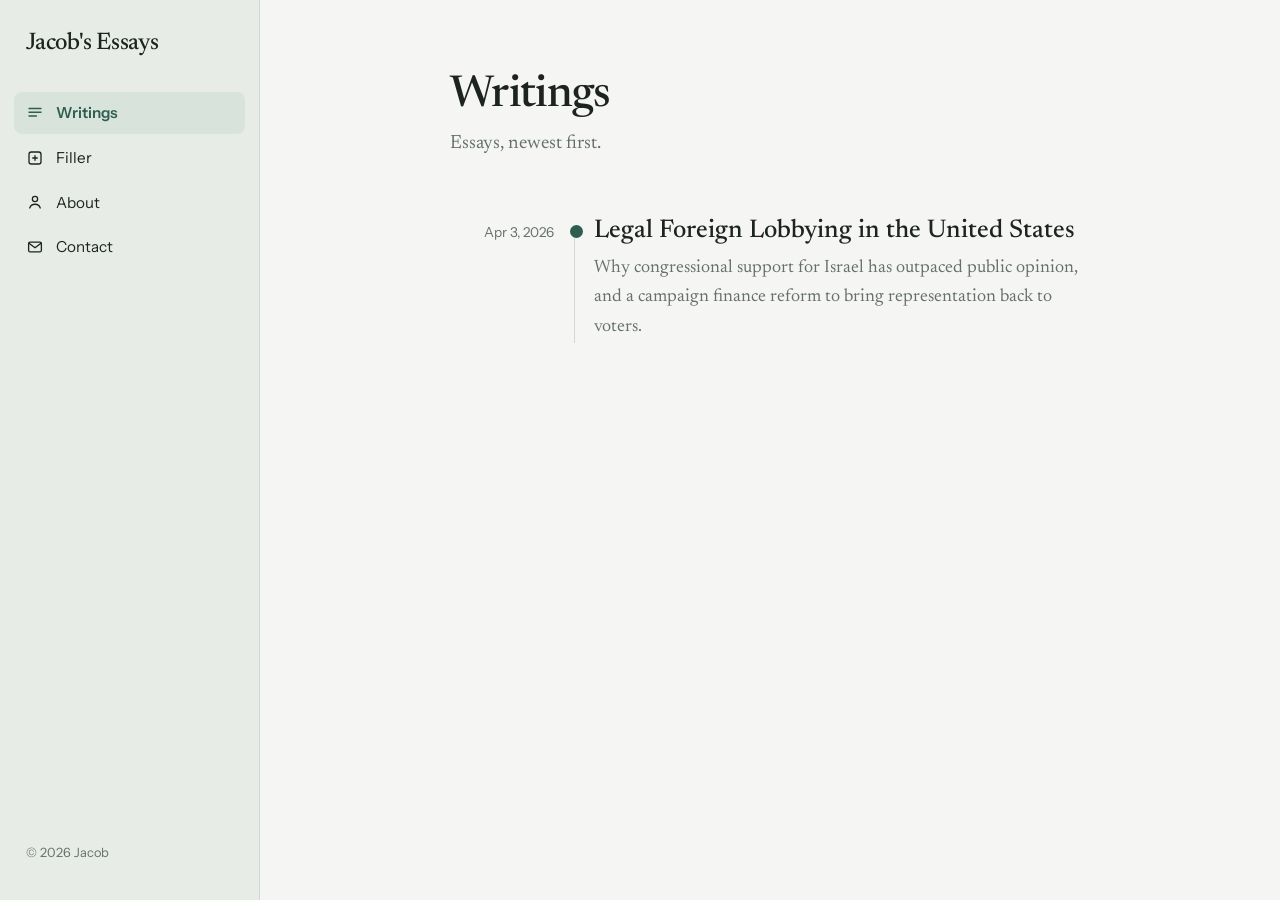
<file: index.html>
<!DOCTYPE html>
<html lang="en">
<head>
  <meta charset="UTF-8">
  <meta name="viewport" content="width=device-width, initial-scale=1">
  <title>Writings | Jacob's Essays</title>
  <link rel="preconnect" href="https://fonts.googleapis.com">
  <link rel="preconnect" href="https://fonts.gstatic.com" crossorigin>
  <link href="https://fonts.googleapis.com/css2?family=Instrument+Sans:wght@400;500;600&family=Newsreader:opsz,wght@6..72,400;6..72,500&display=swap" rel="stylesheet">
  <link rel="stylesheet" href="style.css">
</head>
<body>

  <!-- ===== SIDEBAR (same on every page; only the "active" link changes) ===== -->
  <nav class="sidebar">
    <a class="site-name" href="index.html">Jacob's Essays</a>
    <div class="nav">
      <a href="index.html" class="active">
        <svg viewBox="0 0 24 24" fill="none" stroke="currentColor" stroke-width="1.75" stroke-linecap="round"><path d="M4 6h16M4 11h16M4 16h10"/></svg>
        Writings
      </a>
      <a href="filler.html">
        <svg viewBox="0 0 24 24" fill="none" stroke="currentColor" stroke-width="1.75" stroke-linecap="round" stroke-linejoin="round"><rect x="4" y="4" width="16" height="16" rx="3"/><path d="M12 9v6M9 12h6"/></svg>
        Filler
      </a>
      <a href="about.html">
        <svg viewBox="0 0 24 24" fill="none" stroke="currentColor" stroke-width="1.75" stroke-linecap="round"><circle cx="12" cy="8" r="3.5"/><path d="M5 20c1.2-3.5 4-5 7-5s5.8 1.5 7 5"/></svg>
        About
      </a>
      <a href="contact.html">
        <svg viewBox="0 0 24 24" fill="none" stroke="currentColor" stroke-width="1.75" stroke-linecap="round" stroke-linejoin="round"><rect x="3.5" y="5.5" width="17" height="13" rx="2"/><path d="M4 7l8 6 8-6"/></svg>
        Contact
      </a>
    </div>
    <p class="sidebar-footer">© 2026 Jacob</p>
  </nav>

  <!-- ===== MAIN CONTENT ===== -->
  <main class="content">
    <div class="content-inner">

      <h1 class="page-title">Writings</h1>
      <p class="lede">Essays, newest first.</p>

      <ol class="feed">

        <!-- To add a new essay: copy one <li> block below,
             paste it at the TOP of this list, and edit it. -->

        <li class="entry">
          <time datetime="2026-04-03">Apr 3, 2026</time>
          <div>
            <h2><a href="essays/legal-foreign-lobbying.html">Legal Foreign Lobbying in the United States</a></h2>
            <p>Why congressional support for Israel has outpaced public opinion, and a campaign finance reform to bring representation back to voters.</p>
          </div>
        </li>

      </ol>

    </div>
  </main>

</body>
</html>
</file>
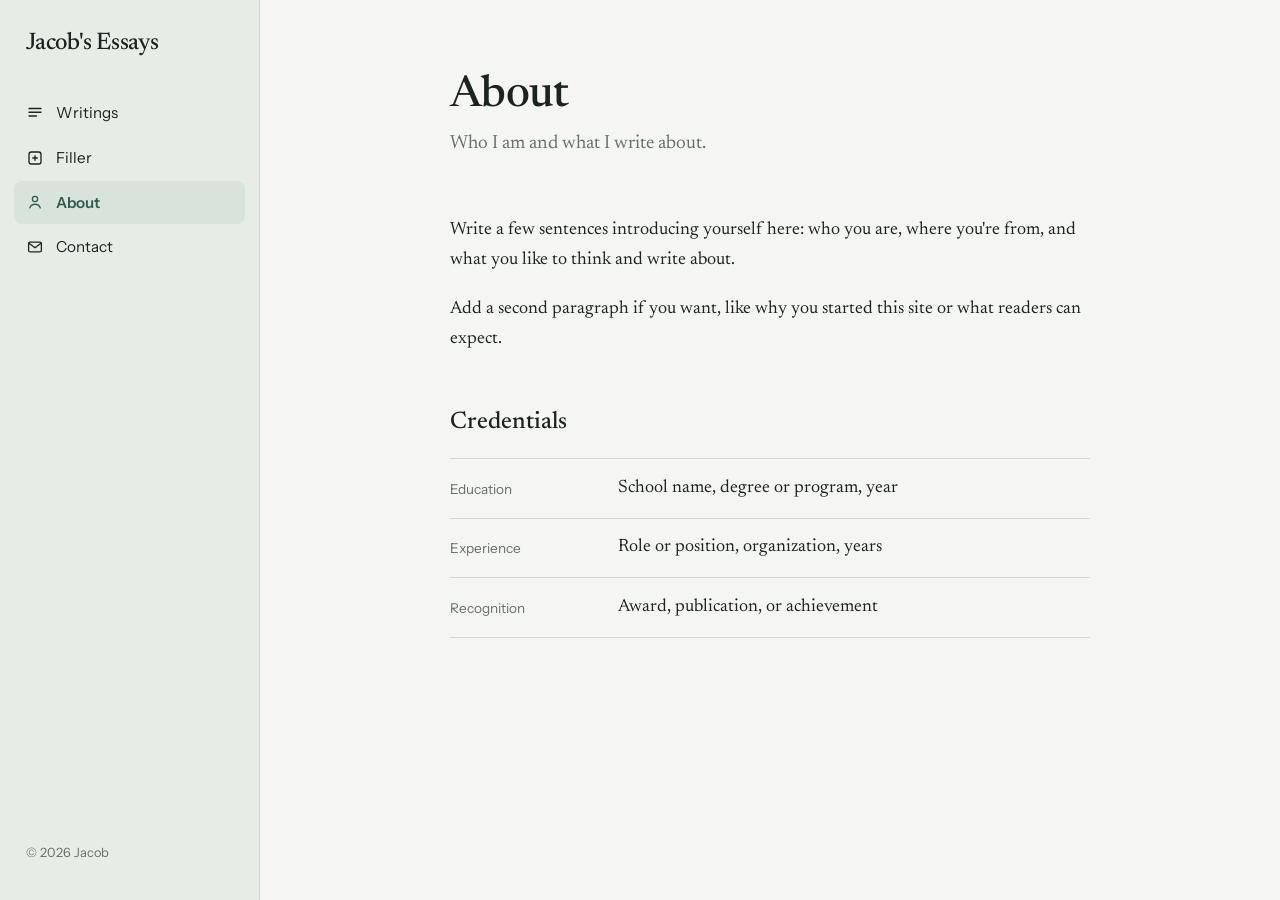
<file: about.html>
<!DOCTYPE html>
<html lang="en">
<head>
  <meta charset="UTF-8">
  <meta name="viewport" content="width=device-width, initial-scale=1">
  <title>About | Jacob's Essays</title>
  <link rel="preconnect" href="https://fonts.googleapis.com">
  <link rel="preconnect" href="https://fonts.gstatic.com" crossorigin>
  <link href="https://fonts.googleapis.com/css2?family=Instrument+Sans:wght@400;500;600&family=Newsreader:opsz,wght@6..72,400;6..72,500&display=swap" rel="stylesheet">
  <link rel="stylesheet" href="style.css">
</head>
<body>

  <!-- ===== SIDEBAR (same on every page; only the "active" link changes) ===== -->
  <nav class="sidebar">
    <a class="site-name" href="index.html">Jacob's Essays</a>
    <div class="nav">
      <a href="index.html">
        <svg viewBox="0 0 24 24" fill="none" stroke="currentColor" stroke-width="1.75" stroke-linecap="round"><path d="M4 6h16M4 11h16M4 16h10"/></svg>
        Writings
      </a>
      <a href="filler.html">
        <svg viewBox="0 0 24 24" fill="none" stroke="currentColor" stroke-width="1.75" stroke-linecap="round" stroke-linejoin="round"><rect x="4" y="4" width="16" height="16" rx="3"/><path d="M12 9v6M9 12h6"/></svg>
        Filler
      </a>
      <a href="about.html" class="active">
        <svg viewBox="0 0 24 24" fill="none" stroke="currentColor" stroke-width="1.75" stroke-linecap="round"><circle cx="12" cy="8" r="3.5"/><path d="M5 20c1.2-3.5 4-5 7-5s5.8 1.5 7 5"/></svg>
        About
      </a>
      <a href="contact.html">
        <svg viewBox="0 0 24 24" fill="none" stroke="currentColor" stroke-width="1.75" stroke-linecap="round" stroke-linejoin="round"><rect x="3.5" y="5.5" width="17" height="13" rx="2"/><path d="M4 7l8 6 8-6"/></svg>
        Contact
      </a>
    </div>
    <p class="sidebar-footer">© 2026 Jacob</p>
  </nav>

  <!-- ===== MAIN CONTENT ===== -->
  <main class="content">
    <div class="content-inner">

      <h1 class="page-title">About</h1>
      <p class="lede">Who I am and what I write about.</p>

      <!-- ABOUT ME: replace these paragraphs with your own. -->
      <div class="prose">
        <p>Write a few sentences introducing yourself here: who you are, where you're from, and what you like to think and write about.</p>
        <p>Add a second paragraph if you want, like why you started this site or what readers can expect.</p>
      </div>

      <h2 class="section-title">Credentials</h2>

      <!-- CREDENTIALS: each <li> is one row. Copy a row to add more. -->
      <ul class="detail-list">
        <li>
          <span class="detail-label">Education</span>
          <span>School name, degree or program, year</span>
        </li>
        <li>
          <span class="detail-label">Experience</span>
          <span>Role or position, organization, years</span>
        </li>
        <li>
          <span class="detail-label">Recognition</span>
          <span>Award, publication, or achievement</span>
        </li>
      </ul>

    </div>
  </main>

</body>
</html>
</file>
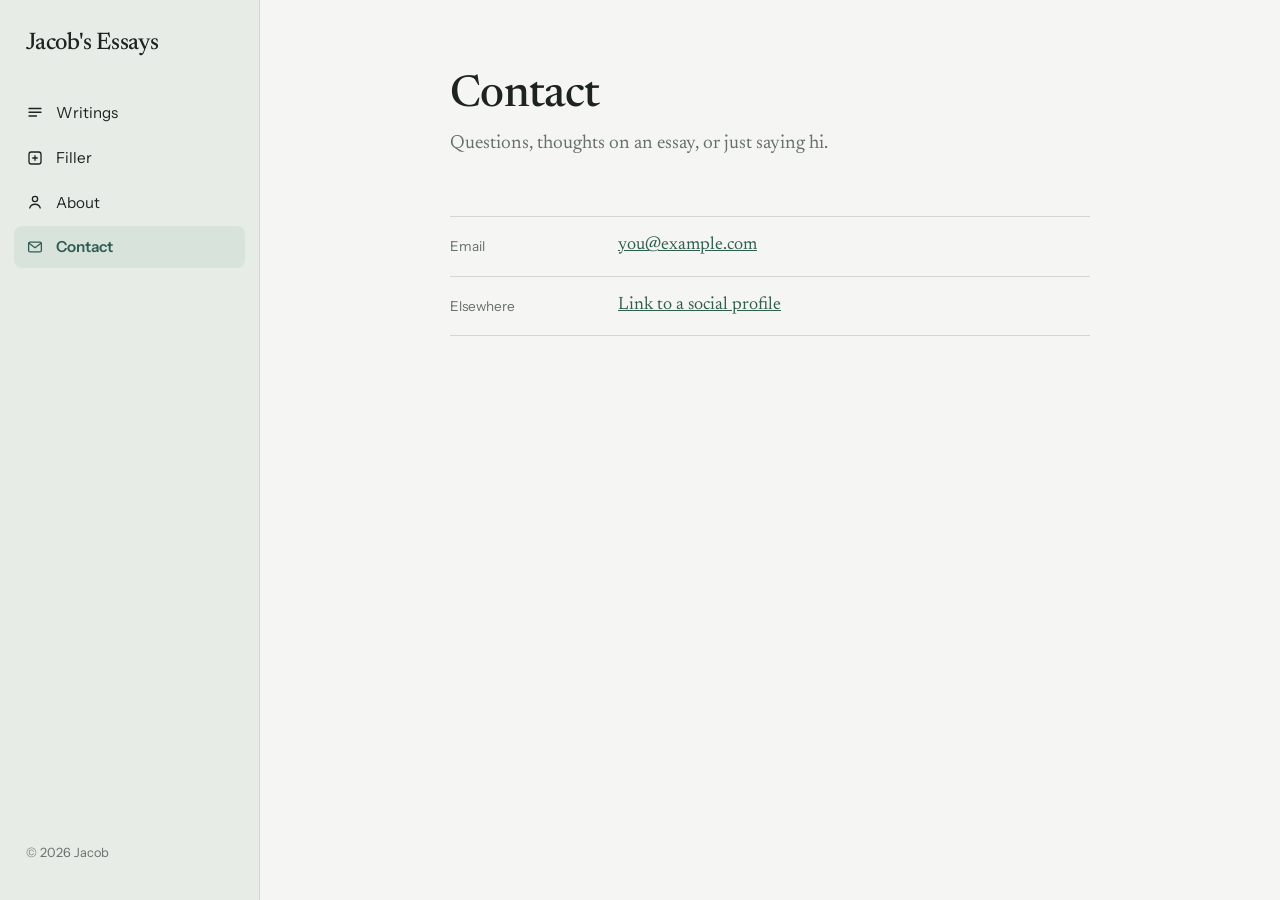
<file: contact.html>
<!DOCTYPE html>
<html lang="en">
<head>
  <meta charset="UTF-8">
  <meta name="viewport" content="width=device-width, initial-scale=1">
  <title>Contact | Jacob's Essays</title>
  <link rel="preconnect" href="https://fonts.googleapis.com">
  <link rel="preconnect" href="https://fonts.gstatic.com" crossorigin>
  <link href="https://fonts.googleapis.com/css2?family=Instrument+Sans:wght@400;500;600&family=Newsreader:opsz,wght@6..72,400;6..72,500&display=swap" rel="stylesheet">
  <link rel="stylesheet" href="style.css">
</head>
<body>

  <!-- ===== SIDEBAR (same on every page; only the "active" link changes) ===== -->
  <nav class="sidebar">
    <a class="site-name" href="index.html">Jacob's Essays</a>
    <div class="nav">
      <a href="index.html">
        <svg viewBox="0 0 24 24" fill="none" stroke="currentColor" stroke-width="1.75" stroke-linecap="round"><path d="M4 6h16M4 11h16M4 16h10"/></svg>
        Writings
      </a>
      <a href="filler.html">
        <svg viewBox="0 0 24 24" fill="none" stroke="currentColor" stroke-width="1.75" stroke-linecap="round" stroke-linejoin="round"><rect x="4" y="4" width="16" height="16" rx="3"/><path d="M12 9v6M9 12h6"/></svg>
        Filler
      </a>
      <a href="about.html">
        <svg viewBox="0 0 24 24" fill="none" stroke="currentColor" stroke-width="1.75" stroke-linecap="round"><circle cx="12" cy="8" r="3.5"/><path d="M5 20c1.2-3.5 4-5 7-5s5.8 1.5 7 5"/></svg>
        About
      </a>
      <a href="contact.html" class="active">
        <svg viewBox="0 0 24 24" fill="none" stroke="currentColor" stroke-width="1.75" stroke-linecap="round" stroke-linejoin="round"><rect x="3.5" y="5.5" width="17" height="13" rx="2"/><path d="M4 7l8 6 8-6"/></svg>
        Contact
      </a>
    </div>
    <p class="sidebar-footer">© 2026 Jacob</p>
  </nav>

  <!-- ===== MAIN CONTENT ===== -->
  <main class="content">
    <div class="content-inner">

      <h1 class="page-title">Contact</h1>
      <p class="lede">Questions, thoughts on an essay, or just saying hi.</p>

      <!-- CONTACT: replace the placeholders. In an email link,
           change the address in BOTH places (href and the text). -->
      <ul class="detail-list">
        <li>
          <span class="detail-label">Email</span>
          <a href="mailto:you@example.com">you@example.com</a>
        </li>
        <li>
          <span class="detail-label">Elsewhere</span>
          <a href="#">Link to a social profile</a>
        </li>
      </ul>

    </div>
  </main>

</body>
</html>
</file>
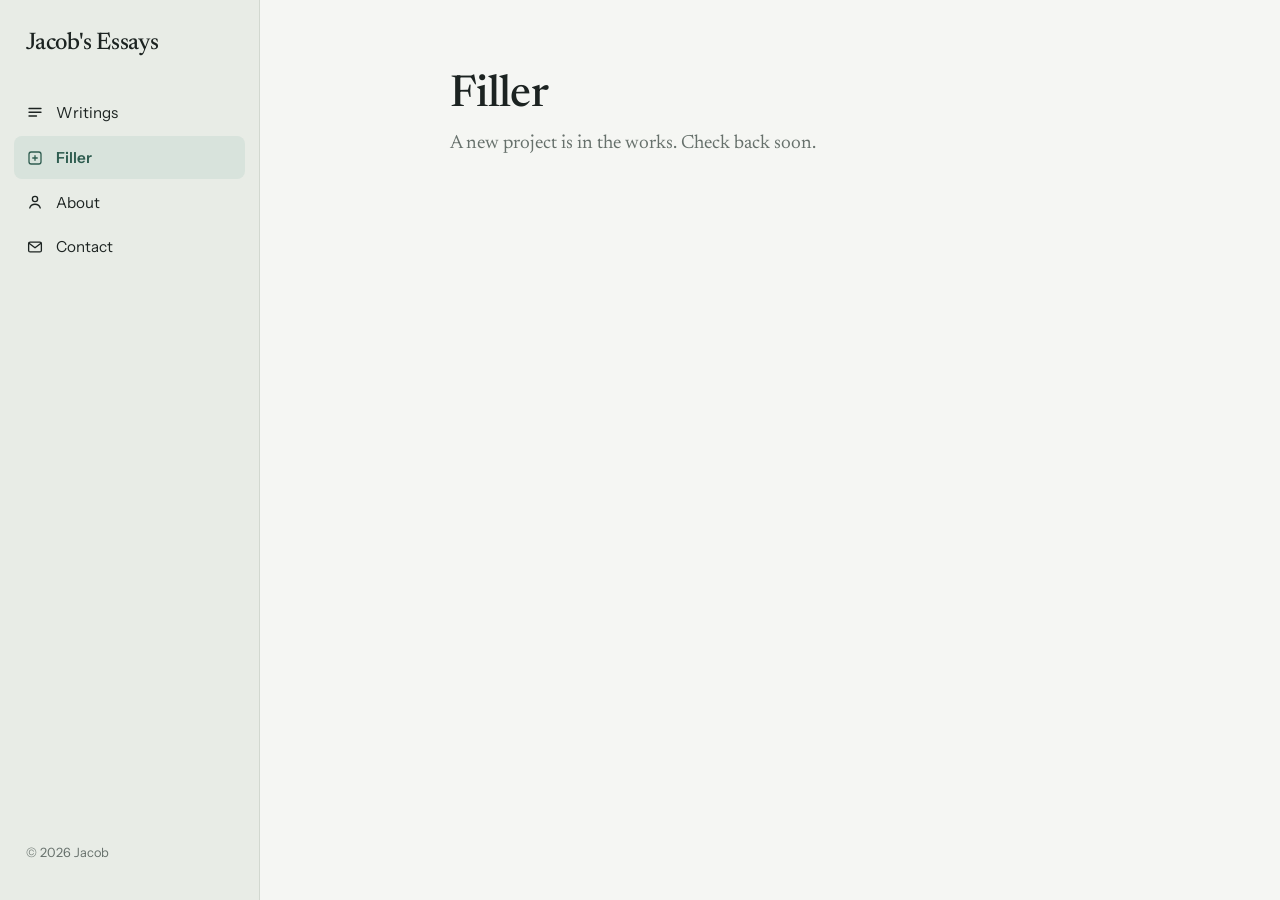
<file: filler.html>
<!DOCTYPE html>
<html lang="en">
<head>
  <meta charset="UTF-8">
  <meta name="viewport" content="width=device-width, initial-scale=1">
  <title>Filler | Jacob's Essays</title>
  <link rel="preconnect" href="https://fonts.googleapis.com">
  <link rel="preconnect" href="https://fonts.gstatic.com" crossorigin>
  <link href="https://fonts.googleapis.com/css2?family=Instrument+Sans:wght@400;500;600&family=Newsreader:opsz,wght@6..72,400;6..72,500&display=swap" rel="stylesheet">
  <link rel="stylesheet" href="style.css">
</head>
<body>

  <!-- ===== SIDEBAR (same on every page; only the "active" link changes) ===== -->
  <nav class="sidebar">
    <a class="site-name" href="index.html">Jacob's Essays</a>
    <div class="nav">
      <a href="index.html">
        <svg viewBox="0 0 24 24" fill="none" stroke="currentColor" stroke-width="1.75" stroke-linecap="round"><path d="M4 6h16M4 11h16M4 16h10"/></svg>
        Writings
      </a>
      <a href="filler.html" class="active">
        <svg viewBox="0 0 24 24" fill="none" stroke="currentColor" stroke-width="1.75" stroke-linecap="round" stroke-linejoin="round"><rect x="4" y="4" width="16" height="16" rx="3"/><path d="M12 9v6M9 12h6"/></svg>
        Filler
      </a>
      <a href="about.html">
        <svg viewBox="0 0 24 24" fill="none" stroke="currentColor" stroke-width="1.75" stroke-linecap="round"><circle cx="12" cy="8" r="3.5"/><path d="M5 20c1.2-3.5 4-5 7-5s5.8 1.5 7 5"/></svg>
        About
      </a>
      <a href="contact.html">
        <svg viewBox="0 0 24 24" fill="none" stroke="currentColor" stroke-width="1.75" stroke-linecap="round" stroke-linejoin="round"><rect x="3.5" y="5.5" width="17" height="13" rx="2"/><path d="M4 7l8 6 8-6"/></svg>
        Contact
      </a>
    </div>
    <p class="sidebar-footer">© 2026 Jacob</p>
  </nav>

  <!-- ===== MAIN CONTENT ===== -->
  <main class="content">
    <div class="content-inner">

      <h1 class="page-title">Filler</h1>
      <p class="lede">A new project is in the works. Check back soon.</p>

    </div>
  </main>

</body>
</html>
</file>
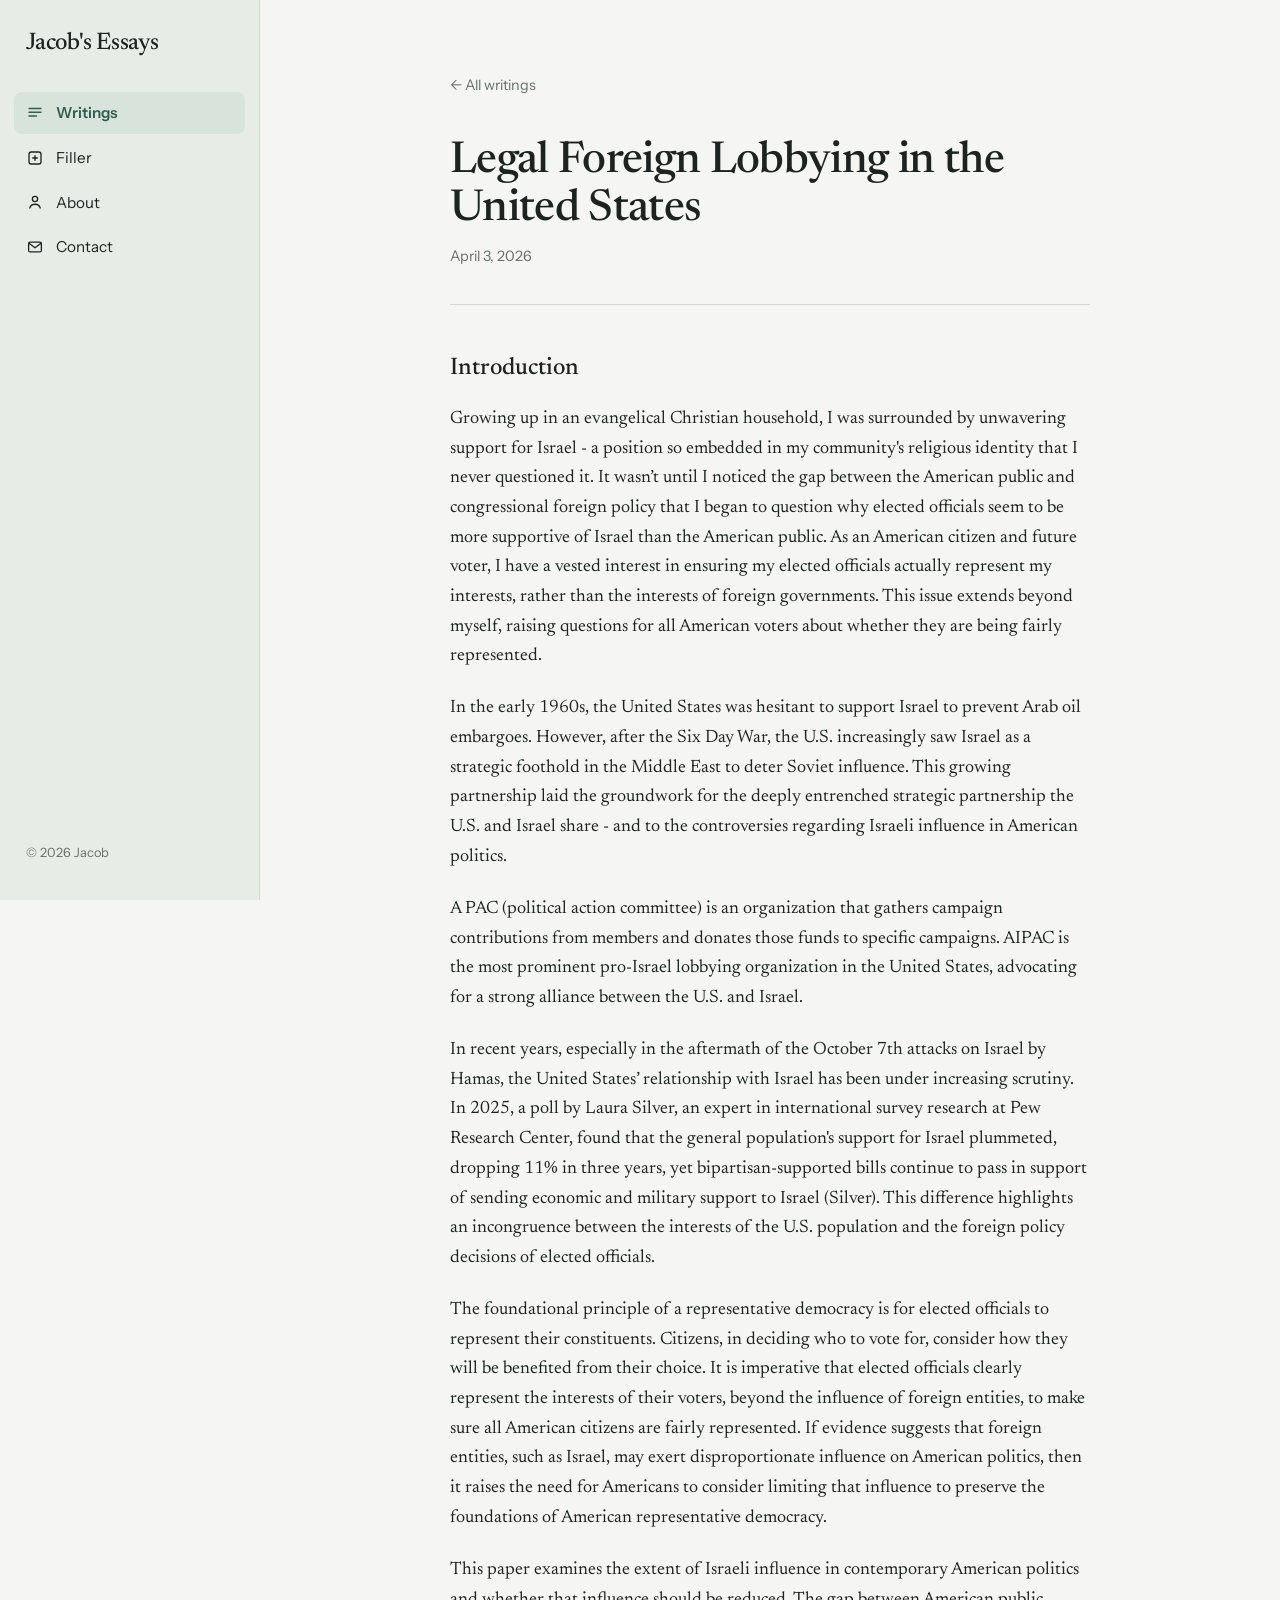
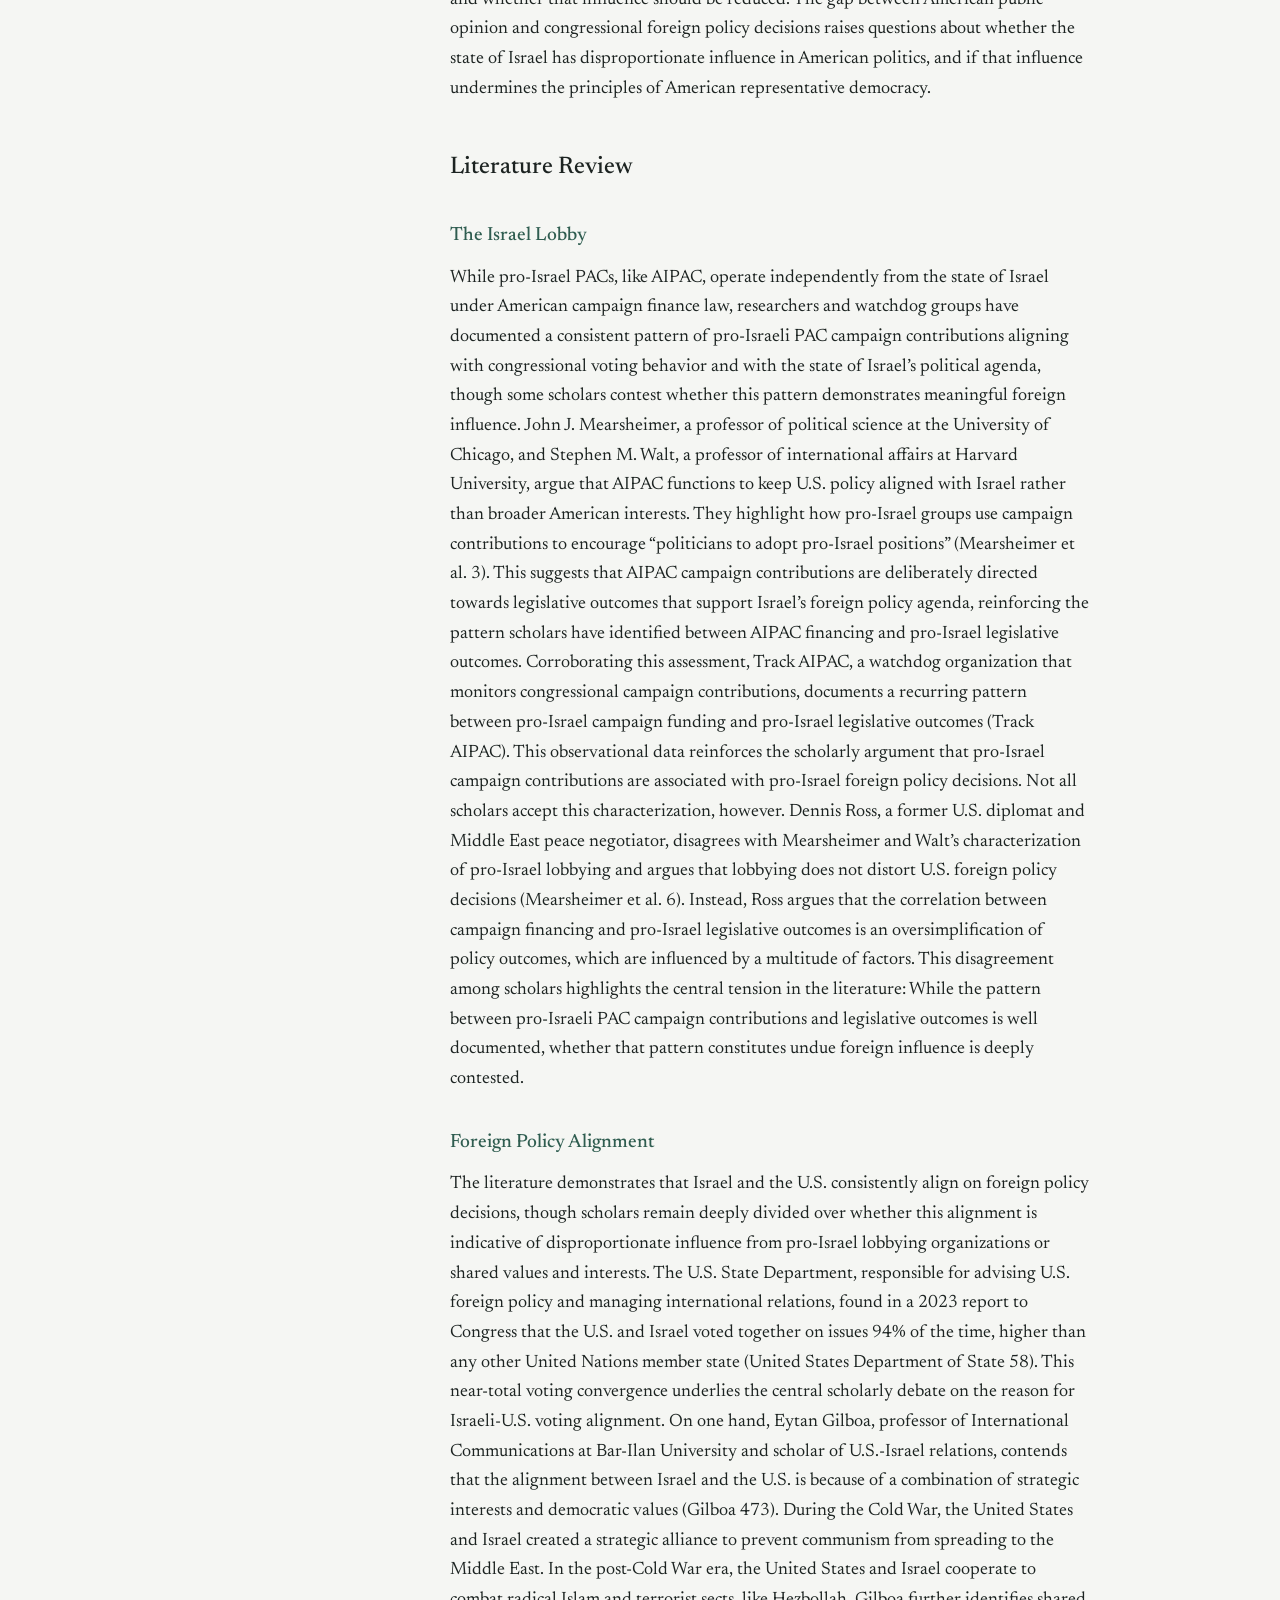
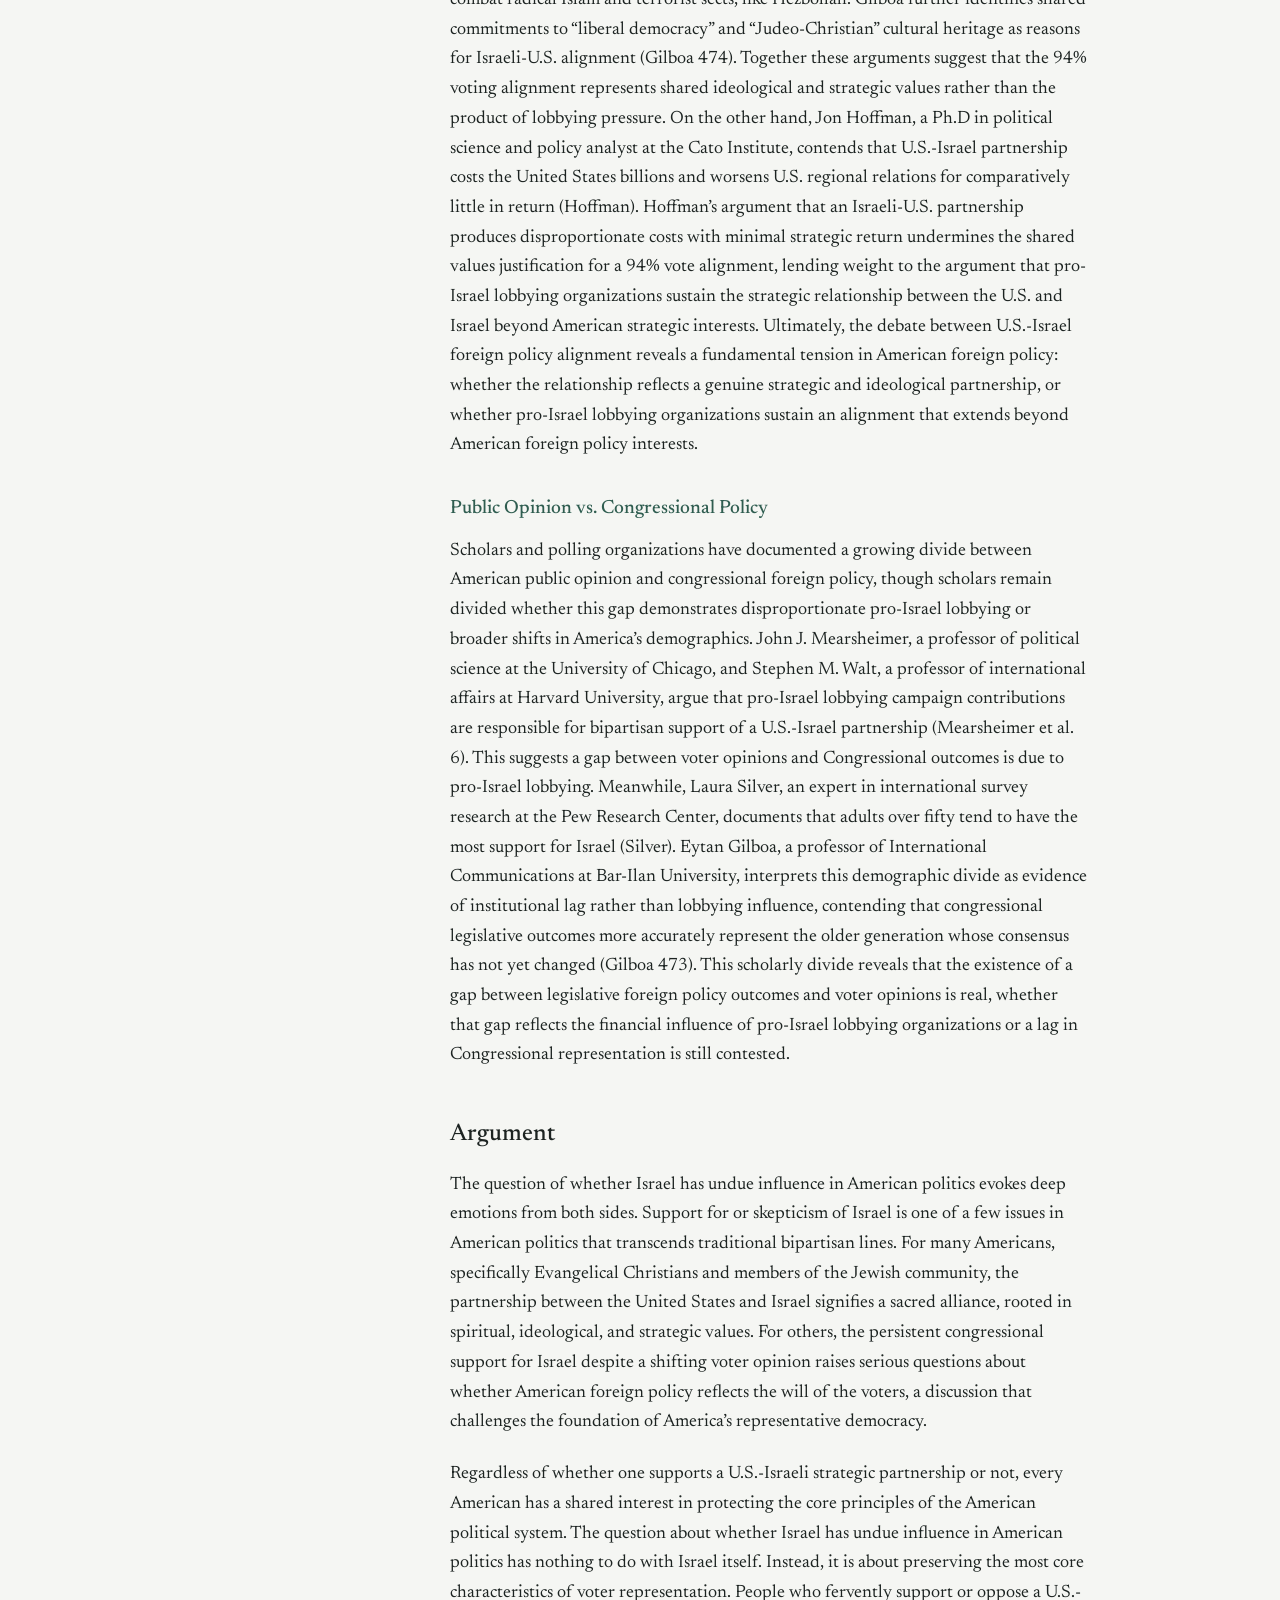
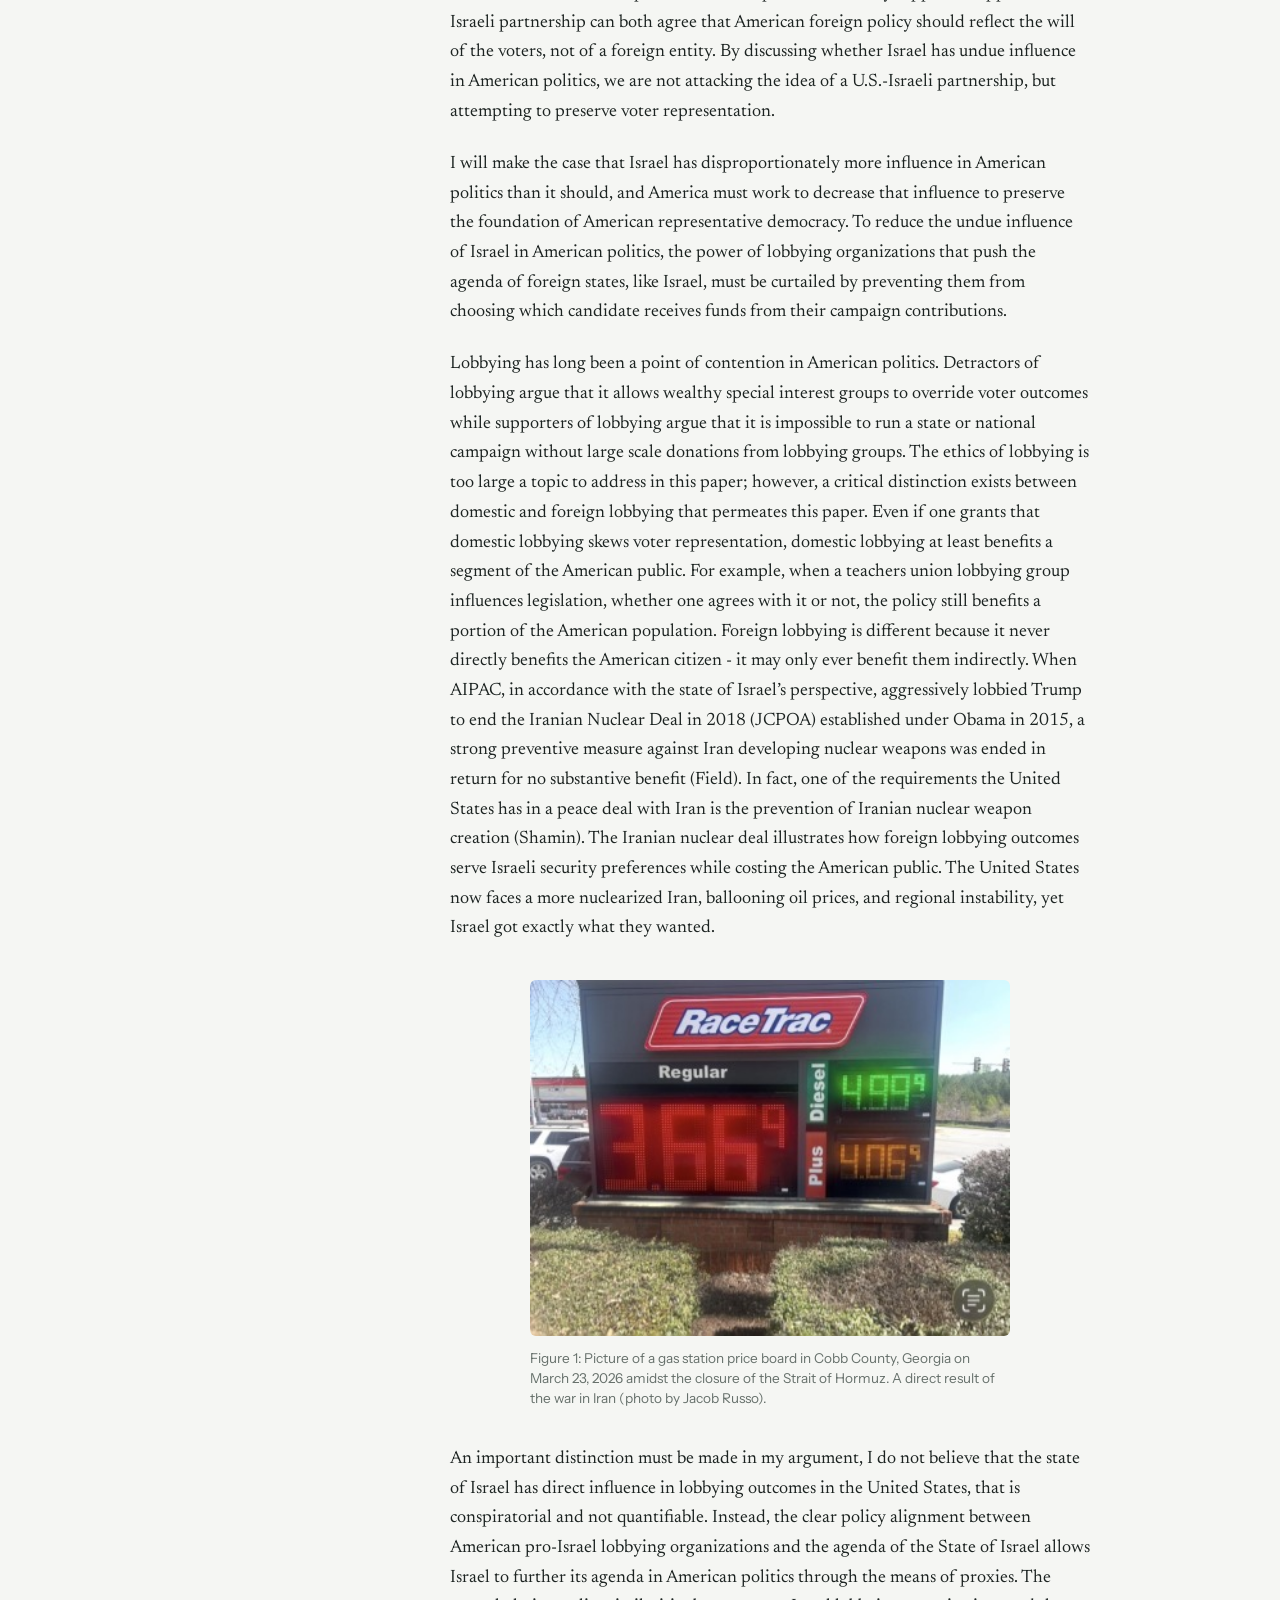
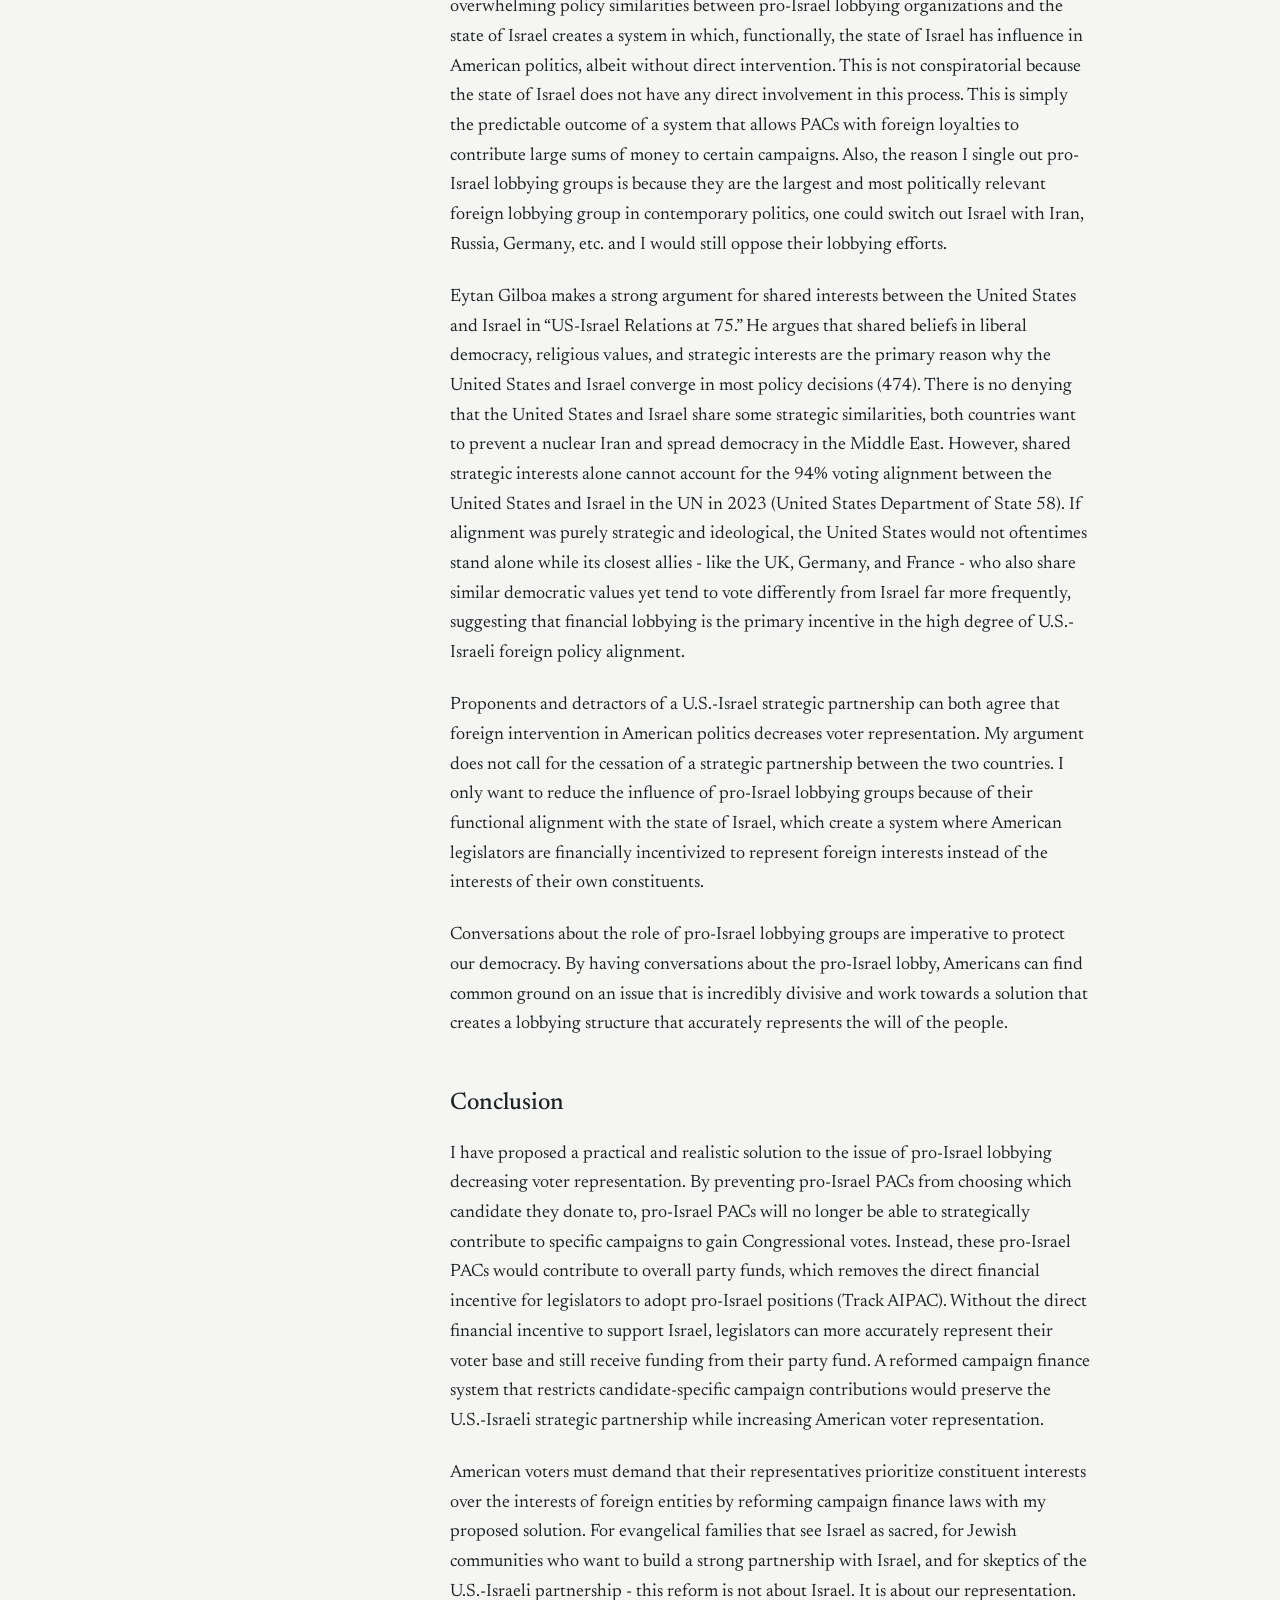
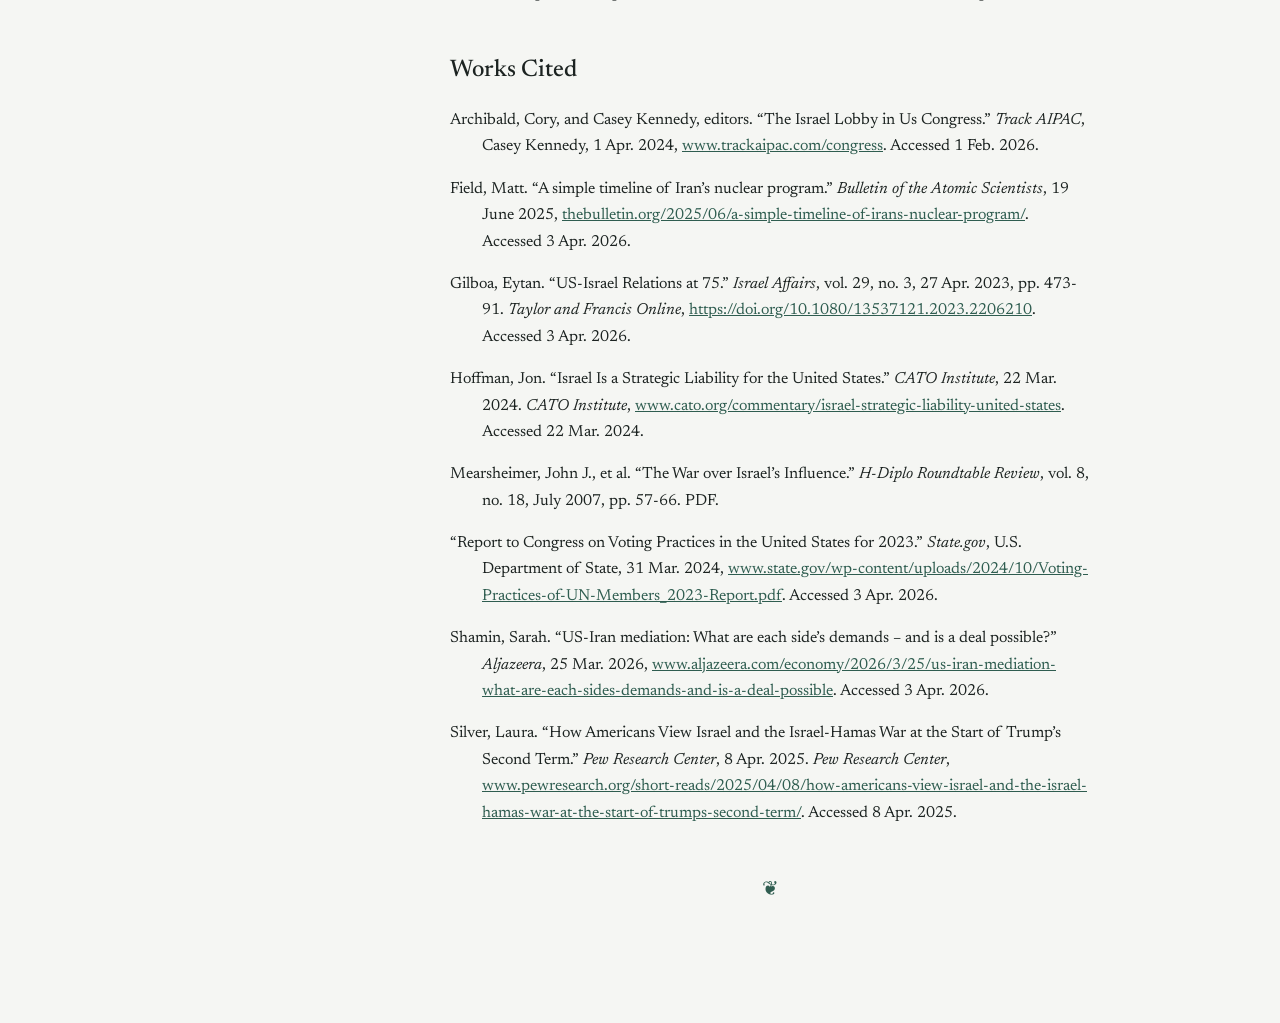
<file: essays/legal-foreign-lobbying.html>
<!DOCTYPE html>
<html lang="en">
<head>
  <!-- This page lives inside the essays folder, so links to
       other pages start with ../ (meaning "go up one folder"). -->
  <meta charset="UTF-8">
  <meta name="viewport" content="width=device-width, initial-scale=1">
  <title>Legal Foreign Lobbying in the United States | Jacob's Essays</title>
  <link rel="preconnect" href="https://fonts.googleapis.com">
  <link rel="preconnect" href="https://fonts.gstatic.com" crossorigin>
  <link href="https://fonts.googleapis.com/css2?family=Instrument+Sans:wght@400;500;600&family=Newsreader:opsz,wght@6..72,400;6..72,500&display=swap" rel="stylesheet">
  <link rel="stylesheet" href="../style.css">
</head>
<body>

  <!-- ===== SIDEBAR (same on every page; only the "active" link changes) ===== -->
  <nav class="sidebar">
    <a class="site-name" href="../index.html">Jacob's Essays</a>
    <div class="nav">
      <a href="../index.html" class="active">
        <svg viewBox="0 0 24 24" fill="none" stroke="currentColor" stroke-width="1.75" stroke-linecap="round"><path d="M4 6h16M4 11h16M4 16h10"/></svg>
        Writings
      </a>
      <a href="../filler.html">
        <svg viewBox="0 0 24 24" fill="none" stroke="currentColor" stroke-width="1.75" stroke-linecap="round" stroke-linejoin="round"><rect x="4" y="4" width="16" height="16" rx="3"/><path d="M12 9v6M9 12h6"/></svg>
        Filler
      </a>
      <a href="../about.html">
        <svg viewBox="0 0 24 24" fill="none" stroke="currentColor" stroke-width="1.75" stroke-linecap="round"><circle cx="12" cy="8" r="3.5"/><path d="M5 20c1.2-3.5 4-5 7-5s5.8 1.5 7 5"/></svg>
        About
      </a>
      <a href="../contact.html">
        <svg viewBox="0 0 24 24" fill="none" stroke="currentColor" stroke-width="1.75" stroke-linecap="round" stroke-linejoin="round"><rect x="3.5" y="5.5" width="17" height="13" rx="2"/><path d="M4 7l8 6 8-6"/></svg>
        Contact
      </a>
    </div>
    <p class="sidebar-footer">© 2026 Jacob</p>
  </nav>

  <!-- ===== MAIN CONTENT ===== -->
  <main class="content">
    <article class="content-inner">

      <a class="back-link" href="../index.html">&larr; All writings</a>

      <header class="essay-header">
        <h1 class="page-title">Legal Foreign Lobbying in the United States</h1>
        <time datetime="2026-04-03">April 3, 2026</time>
      </header>

      <div class="essay-body">

        <h2>Introduction</h2>
        <p>Growing up in an evangelical Christian household, I was surrounded by unwavering support for Israel - a position so embedded in my community's religious identity that I never questioned it. It wasn’t until I noticed the gap between the American public and congressional foreign policy that I began to question why elected officials seem to be more supportive of Israel than the American public. As an American citizen and future voter, I have a vested interest in ensuring my elected officials actually represent my interests, rather than the interests of foreign governments. This issue extends beyond myself, raising questions for all American voters about whether they are being fairly represented.</p>
        <p>In the early 1960s, the United States was hesitant to support Israel to prevent Arab oil embargoes. However, after the Six Day War, the U.S. increasingly saw Israel as a strategic foothold in the Middle East to deter Soviet influence. This growing partnership laid the groundwork for the deeply entrenched strategic partnership the U.S. and Israel share - and to the controversies regarding Israeli influence in American politics.</p>
        <p>A PAC (political action committee) is an organization that gathers campaign contributions from members and donates those funds to specific campaigns. AIPAC is the most prominent pro-Israel lobbying organization in the United States, advocating for a strong alliance between the U.S. and Israel.</p>
        <p>In recent years, especially in the aftermath of the October 7th attacks on Israel by Hamas, the United States’ relationship with Israel has been under increasing scrutiny. In 2025, a poll by Laura Silver, an expert in international survey research at Pew Research Center, found that the general population's support for Israel plummeted, dropping 11% in three years, yet bipartisan-supported bills continue to pass in support of sending economic and military support to Israel (Silver). This difference highlights an incongruence between the interests of the U.S. population and the foreign policy decisions of elected officials.</p>
        <p>The foundational principle of a representative democracy is for elected officials to represent their constituents. Citizens, in deciding who to vote for, consider how they will be benefited from their choice. It is imperative that elected officials clearly represent the interests of their voters, beyond the influence of foreign entities, to make sure all American citizens are fairly represented. If evidence suggests that foreign entities, such as Israel, may exert disproportionate influence on American politics, then it raises the need for Americans to consider limiting that influence to preserve the foundations of American representative democracy.</p>
        <p>This paper examines the extent of Israeli influence in contemporary American politics and whether that influence should be reduced. The gap between American public opinion and congressional foreign policy decisions raises questions about whether the state of Israel has disproportionate influence in American politics, and if that influence undermines the principles of American representative democracy.</p>

        <h2>Literature Review</h2>
        <h3>The Israel Lobby</h3>
        <p>While pro-Israel PACs, like AIPAC, operate independently from the state of Israel under American campaign finance law, researchers and watchdog groups have documented a consistent pattern of pro-Israeli PAC campaign contributions aligning with congressional voting behavior and with the state of Israel’s political agenda, though some scholars contest whether this pattern demonstrates meaningful foreign influence. John J. Mearsheimer, a professor of political science at the University of Chicago, and Stephen M. Walt, a professor of international affairs at Harvard University, argue that AIPAC functions to keep U.S. policy aligned with Israel rather than broader American interests. They highlight how pro-Israel groups use campaign contributions to encourage “politicians to adopt pro-Israel positions” (Mearsheimer et al. 3). This suggests that AIPAC campaign contributions are deliberately directed towards legislative outcomes that support Israel’s foreign policy agenda, reinforcing the pattern scholars have identified between AIPAC financing and pro-Israel legislative outcomes. Corroborating this assessment, Track AIPAC, a watchdog organization that monitors congressional campaign contributions, documents a recurring pattern between pro-Israel campaign funding and pro-Israel legislative outcomes (Track AIPAC). This observational data reinforces the scholarly argument that pro-Israel campaign contributions are associated with pro-Israel foreign policy decisions. Not all scholars accept this characterization, however. Dennis Ross, a former U.S. diplomat and Middle East peace negotiator, disagrees with Mearsheimer and Walt’s characterization of pro-Israel lobbying and argues that lobbying does not distort U.S. foreign policy decisions (Mearsheimer et al. 6). Instead, Ross argues that the correlation between campaign financing and pro-Israel legislative outcomes is an oversimplification of policy outcomes, which are influenced by a multitude of factors. This disagreement among scholars highlights the central tension in the literature: While the pattern between pro-Israeli PAC campaign contributions and legislative outcomes is well documented, whether that pattern constitutes undue foreign influence is deeply contested.</p>

        <h3>Foreign Policy Alignment</h3>
        <p>The literature demonstrates that Israel and the U.S. consistently align on foreign policy decisions, though scholars remain deeply divided over whether this alignment is indicative of disproportionate influence from pro-Israel lobbying organizations or shared values and interests. The U.S. State Department, responsible for advising U.S. foreign policy and managing international relations, found in a 2023 report to Congress that the U.S. and Israel voted together on issues 94% of the time, higher than any other United Nations member state (United States Department of State 58). This near-total voting convergence underlies the central scholarly debate on the reason for Israeli-U.S. voting alignment. On one hand, Eytan Gilboa, professor of International Communications at Bar-Ilan University and scholar of U.S.-Israel relations, contends that the alignment between Israel and the U.S. is because of a combination of strategic interests and democratic values (Gilboa 473). During the Cold War, the United States and Israel created a strategic alliance to prevent communism from spreading to the Middle East. In the post-Cold War era, the United States and Israel cooperate to combat radical Islam and terrorist sects, like Hezbollah. Gilboa further identifies shared commitments to “liberal democracy” and “Judeo-Christian” cultural heritage as reasons for Israeli-U.S. alignment (Gilboa 474). Together these arguments suggest that the 94% voting alignment represents shared ideological and strategic values rather than the product of lobbying pressure. On the other hand, Jon Hoffman, a Ph.D in political science and policy analyst at the Cato Institute, contends that U.S.-Israel partnership costs the United States billions and worsens U.S. regional relations for comparatively little in return (Hoffman). Hoffman’s argument that an Israeli-U.S. partnership produces disproportionate costs with minimal strategic return undermines the shared values justification for a 94% vote alignment, lending weight to the argument that pro-Israel lobbying organizations sustain the strategic relationship between the U.S. and Israel beyond American strategic interests. Ultimately, the debate between U.S.-Israel foreign policy alignment reveals a fundamental tension in American foreign policy: whether the relationship reflects a genuine strategic and ideological partnership, or whether pro-Israel lobbying organizations sustain an alignment that extends beyond American foreign policy interests.</p>

        <h3>Public Opinion vs. Congressional Policy</h3>
        <p>Scholars and polling organizations have documented a growing divide between American public opinion and congressional foreign policy, though scholars remain divided whether this gap demonstrates disproportionate pro-Israel lobbying or broader shifts in America’s demographics. John J. Mearsheimer, a professor of political science at the University of Chicago, and Stephen M. Walt, a professor of international affairs at Harvard University, argue that pro-Israel lobbying campaign contributions are responsible for bipartisan support of a U.S.-Israel partnership (Mearsheimer et al. 6). This suggests a gap between voter opinions and Congressional outcomes is due to pro-Israel lobbying. Meanwhile, Laura Silver, an expert in international survey research at the Pew Research Center, documents that adults over fifty tend to have the most support for Israel (Silver). Eytan Gilboa, a professor of International Communications at Bar-Ilan University, interprets this demographic divide as evidence of institutional lag rather than lobbying influence, contending that congressional legislative outcomes more accurately represent the older generation whose consensus has not yet changed (Gilboa 473). This scholarly divide reveals that the existence of a gap between legislative foreign policy outcomes and voter opinions is real, whether that gap reflects the financial influence of pro-Israel lobbying organizations or a lag in Congressional representation is still contested.</p>

        <h2>Argument</h2>
        <p>The question of whether Israel has undue influence in American politics evokes deep emotions from both sides. Support for or skepticism of Israel is one of a few issues in American politics that transcends traditional bipartisan lines. For many Americans, specifically Evangelical Christians and members of the Jewish community, the partnership between the United States and Israel signifies a sacred alliance, rooted in spiritual, ideological, and strategic values. For others, the persistent congressional support for Israel despite a shifting voter opinion raises serious questions about whether American foreign policy reflects the will of the voters, a discussion that challenges the foundation of America’s representative democracy.</p>
        <p>Regardless of whether one supports a U.S.-Israeli strategic partnership or not, every American has a shared interest in protecting the core principles of the American political system. The question about whether Israel has undue influence in American politics has nothing to do with Israel itself. Instead, it is about preserving the most core characteristics of voter representation. People who fervently support or oppose a U.S.-Israeli partnership can both agree that American foreign policy should reflect the will of the voters, not of a foreign entity. By discussing whether Israel has undue influence in American politics, we are not attacking the idea of a U.S.-Israeli partnership, but attempting to preserve voter representation.</p>
        <p>I will make the case that Israel has disproportionately more influence in American politics than it should, and America must work to decrease that influence to preserve the foundation of American representative democracy. To reduce the undue influence of Israel in American politics, the power of lobbying organizations that push the agenda of foreign states, like Israel, must be curtailed by preventing them from choosing which candidate receives funds from their campaign contributions.</p>
        <p>Lobbying has long been a point of contention in American politics. Detractors of lobbying argue that it allows wealthy special interest groups to override voter outcomes while supporters of lobbying argue that it is impossible to run a state or national campaign without large scale donations from lobbying groups. The ethics of lobbying is too large a topic to address in this paper; however, a critical distinction exists between domestic and foreign lobbying that permeates this paper. Even if one grants that domestic lobbying skews voter representation, domestic lobbying at least benefits a segment of the American public. For example, when a teachers union lobbying group influences legislation, whether one agrees with it or not, the policy still benefits a portion of the American population. Foreign lobbying is different because it never directly benefits the American citizen - it may only ever benefit them indirectly. When AIPAC, in accordance with the state of Israel’s perspective, aggressively lobbied Trump to end the Iranian Nuclear Deal in 2018 (JCPOA) established under Obama in 2015, a strong preventive measure against Iran developing nuclear weapons was ended in return for no substantive benefit (Field). In fact, one of the requirements the United States has in a peace deal with Iran is the prevention of Iranian nuclear weapon creation (Shamin). The Iranian nuclear deal illustrates how foreign lobbying outcomes serve Israeli security preferences while costing the American public. The United States now faces a more nuclearized Iran, ballooning oil prices, and regional instability, yet Israel got exactly what they wanted.</p>

        <figure>
          <img src="gas-prices-cobb-county.jpg" alt="A RaceTrac gas station price sign showing regular gas at $3.66, plus at $4.06, and diesel at $4.99.">
          <figcaption>Figure 1: Picture of a gas station price board in Cobb County, Georgia on March 23, 2026 amidst the closure of the Strait of Hormuz. A direct result of the war in Iran (photo by Jacob Russo).</figcaption>
        </figure>

        <p>An important distinction must be made in my argument, I do not believe that the state of Israel has direct influence in lobbying outcomes in the United States, that is conspiratorial and not quantifiable. Instead, the clear policy alignment between American pro-Israel lobbying organizations and the agenda of the State of Israel allows Israel to further its agenda in American politics through the means of proxies. The overwhelming policy similarities between pro-Israel lobbying organizations and the state of Israel creates a system in which, functionally, the state of Israel has influence in American politics, albeit without direct intervention. This is not conspiratorial because the state of Israel does not have any direct involvement in this process. This is simply the predictable outcome of a system that allows PACs with foreign loyalties to contribute large sums of money to certain campaigns. Also, the reason I single out pro-Israel lobbying groups is because they are the largest and most politically relevant foreign lobbying group in contemporary politics, one could switch out Israel with Iran, Russia, Germany, etc. and I would still oppose their lobbying efforts.</p>
        <p>Eytan Gilboa makes a strong argument for shared interests between the United States and Israel in “US-Israel Relations at 75.” He argues that shared beliefs in liberal democracy, religious values, and strategic interests are the primary reason why the United States and Israel converge in most policy decisions (474). There is no denying that the United States and Israel share some strategic similarities, both countries want to prevent a nuclear Iran and spread democracy in the Middle East. However, shared strategic interests alone cannot account for the 94% voting alignment between the United States and Israel in the UN in 2023 (United States Department of State 58). If alignment was purely strategic and ideological, the United States would not oftentimes stand alone while its closest allies - like the UK, Germany, and France - who also share similar democratic values yet tend to vote differently from Israel far more frequently, suggesting that financial lobbying is the primary incentive in the high degree of U.S.-Israeli foreign policy alignment.</p>
        <p>Proponents and detractors of a U.S.-Israel strategic partnership can both agree that foreign intervention in American politics decreases voter representation. My argument does not call for the cessation of a strategic partnership between the two countries. I only want to reduce the influence of pro-Israel lobbying groups because of their functional alignment with the state of Israel, which create a system where American legislators are financially incentivized to represent foreign interests instead of the interests of their own constituents.</p>
        <p>Conversations about the role of pro-Israel lobbying groups are imperative to protect our democracy. By having conversations about the pro-Israel lobby, Americans can find common ground on an issue that is incredibly divisive and work towards a solution that creates a lobbying structure that accurately represents the will of the people.</p>

        <h2>Conclusion</h2>
        <p>I have proposed a practical and realistic solution to the issue of pro-Israel lobbying decreasing voter representation. By preventing pro-Israel PACs from choosing which candidate they donate to, pro-Israel PACs will no longer be able to strategically contribute to specific campaigns to gain Congressional votes. Instead, these pro-Israel PACs would contribute to overall party funds, which removes the direct financial incentive for legislators to adopt pro-Israel positions (Track AIPAC). Without the direct financial incentive to support Israel, legislators can more accurately represent their voter base and still receive funding from their party fund. A reformed campaign finance system that restricts candidate-specific campaign contributions would preserve the U.S.-Israeli strategic partnership while increasing American voter representation.</p>
        <p>American voters must demand that their representatives prioritize constituent interests over the interests of foreign entities by reforming campaign finance laws with my proposed solution. For evangelical families that see Israel as sacred, for Jewish communities who want to build a strong partnership with Israel, and for skeptics of the U.S.-Israeli partnership - this reform is not about Israel. It is about our representation.</p>

        <h2>Works Cited</h2>
        <ul class="works-cited">
          <li>Archibald, Cory, and Casey Kennedy, editors. “The Israel Lobby in Us Congress.” <em>Track AIPAC</em>, Casey Kennedy, 1 Apr. 2024, <a href="https://www.trackaipac.com/congress">www.trackaipac.com/congress</a>. Accessed 1 Feb. 2026.</li>
          <li>Field, Matt. “A simple timeline of Iran’s nuclear program.” <em>Bulletin of the Atomic Scientists</em>, 19 June 2025, <a href="https://thebulletin.org/2025/06/a-simple-timeline-of-irans-nuclear-program/">thebulletin.org/2025/06/a-simple-timeline-of-irans-nuclear-program/</a>. Accessed 3 Apr. 2026.</li>
          <li>Gilboa, Eytan. “US-Israel Relations at 75.” <em>Israel Affairs</em>, vol. 29, no. 3, 27 Apr. 2023, pp. 473-91. <em>Taylor and Francis Online</em>, <a href="https://doi.org/10.1080/13537121.2023.2206210">https://doi.org/10.1080/13537121.2023.2206210</a>. Accessed 3 Apr. 2026.</li>
          <li>Hoffman, Jon. “Israel Is a Strategic Liability for the United States.” <em>CATO Institute</em>, 22 Mar. 2024. <em>CATO Institute</em>, <a href="https://www.cato.org/commentary/israel-strategic-liability-united-states">www.cato.org/commentary/israel-strategic-liability-united-states</a>. Accessed 22 Mar. 2024.</li>
          <li>Mearsheimer, John J., et al. “The War over Israel’s Influence.” <em>H-Diplo Roundtable Review</em>, vol. 8, no. 18, July 2007, pp. 57-66. PDF.</li>
          <li>“Report to Congress on Voting Practices in the United States for 2023.” <em>State.gov</em>, U.S. Department of State, 31 Mar. 2024, <a href="https://www.state.gov/wp-content/uploads/2024/10/Voting-Practices-of-UN-Members_2023-Report.pdf">www.state.gov/wp-content/uploads/2024/10/Voting-Practices-of-UN-Members_2023-Report.pdf</a>. Accessed 3 Apr. 2026.</li>
          <li>Shamin, Sarah. “US-Iran mediation: What are each side’s demands – and is a deal possible?” <em>Aljazeera</em>, 25 Mar. 2026, <a href="https://www.aljazeera.com/economy/2026/3/25/us-iran-mediation-what-are-each-sides-demands-and-is-a-deal-possible">www.aljazeera.com/economy/2026/3/25/us-iran-mediation-what-are-each-sides-demands-and-is-a-deal-possible</a>. Accessed 3 Apr. 2026.</li>
          <li>Silver, Laura. “How Americans View Israel and the Israel-Hamas War at the Start of Trump’s Second Term.” <em>Pew Research Center</em>, 8 Apr. 2025. <em>Pew Research Center</em>, <a href="https://www.pewresearch.org/short-reads/2025/04/08/how-americans-view-israel-and-the-israel-hamas-war-at-the-start-of-trumps-second-term/">www.pewresearch.org/short-reads/2025/04/08/how-americans-view-israel-and-the-israel-hamas-war-at-the-start-of-trumps-second-term/</a>. Accessed 8 Apr. 2025.</li>
        </ul>

      </div>

      <p class="essay-end" aria-hidden="true">&#10086;</p>

    </article>
  </main>

</body>
</html>
</file>
<file: style.css>
/* =========================================================
   Jacob's Essays — shared styles for every page
   ========================================================= */

/* ---------- Colors and fonts, defined once ----------
   These are "CSS variables". Change a color here and it
   changes everywhere it's used. */
:root {
  --paper:     #F5F6F3;  /* page background */
  --sidebar:   #E8ECE6;  /* sidebar background */
  --ink:       #1C2321;  /* main text */
  --muted:     #66706B;  /* dates, small text */
  --rule:      #D2D8D0;  /* thin lines */
  --pine:      #2F5D50;  /* accent color */
  --pine-tint: #D8E3DC;  /* light accent for the active link */

  --serif: "Newsreader", Georgia, serif;
  --sans:  "Instrument Sans", "Helvetica Neue", Arial, sans-serif;
}

* { box-sizing: border-box; }

body {
  margin: 0;
  display: flex;               /* sidebar and content side by side */
  min-height: 100vh;
  background: var(--paper);
  color: var(--ink);
  font-family: var(--serif);
  font-size: 1.125rem;
  line-height: 1.65;
}

a { color: var(--pine); }

/* Visible outline when someone navigates with the keyboard */
a:focus-visible {
  outline: 2px solid var(--pine);
  outline-offset: 3px;
  border-radius: 4px;
}

/* ---------- Sidebar ---------- */
.sidebar {
  width: 260px;
  flex-shrink: 0;              /* never let it get squished */
  height: 100vh;
  position: sticky;            /* stays put while the page scrolls */
  top: 0;
  display: flex;
  flex-direction: column;      /* stack everything vertically */
  padding: 1.5rem 0.875rem;
  background: var(--sidebar);
  border-right: 1px solid var(--rule);
  font-family: var(--sans);
}

.site-name {
  display: block;
  padding: 0 0.75rem 1.75rem;
  font-family: var(--serif);
  font-size: 1.5rem;
  font-weight: 500;
  color: var(--ink);
  text-decoration: none;
  letter-spacing: -0.01em;
}

.nav {
  display: flex;
  flex-direction: column;
  gap: 2px;
}

.nav a {
  display: flex;
  align-items: center;
  gap: 0.75rem;
  padding: 0.55rem 0.75rem;
  border-radius: 8px;
  font-size: 0.95rem;
  color: var(--ink);
  text-decoration: none;
}

.nav a:hover { background: rgba(47, 93, 80, 0.08); }

/* The page you're currently on */
.nav a.active {
  background: var(--pine-tint);
  color: var(--pine);
  font-weight: 600;
}

.nav svg {
  width: 18px;
  height: 18px;
  flex-shrink: 0;
}

.sidebar-footer {
  margin-top: auto;            /* pushes this to the bottom */
  padding: 0 0.75rem;
  font-size: 0.8rem;
  color: var(--muted);
}

/* ---------- Main content area ---------- */
.content {
  flex: 1;
  padding: 4.5rem 2rem 6rem;
}

.content-inner {
  max-width: 40rem;            /* comfortable reading width */
  margin: 0 auto;
}

.page-title {
  margin: 0 0 0.5rem;
  font-size: 2.75rem;
  font-weight: 500;
  line-height: 1.1;
  letter-spacing: -0.015em;
}

.lede {
  margin: 0 0 3.5rem;
  color: var(--muted);
  font-size: 1.2rem;
}

/* ---------- Writings feed (a timeline) ---------- */
.feed {
  list-style: none;
  margin: 0;
  padding: 0;
  position: relative;
}

/* The vertical thread connecting every essay */
.feed::before {
  content: "";
  position: absolute;
  top: 0.6rem;
  bottom: 2.75rem;
  left: 7.75rem;
  width: 1px;
  background: var(--rule);
}

.entry {
  display: grid;
  grid-template-columns: 6.5rem 1fr;  /* date column | text column */
  column-gap: 2.5rem;
  padding-bottom: 2.75rem;
  position: relative;
}

/* The dot on the thread for each essay */
.entry::before {
  content: "";
  position: absolute;
  left: calc(7.75rem - 4px);
  top: 0.55rem;
  width: 9px;
  height: 9px;
  border-radius: 50%;
  background: var(--paper);
  border: 2px solid var(--pine);
}

/* The newest essay gets a filled dot */
.entry:first-child::before { background: var(--pine); }

.entry time {
  font-family: var(--sans);
  font-size: 0.85rem;
  color: var(--muted);
  text-align: right;
  padding-top: 0.3rem;
}

.entry h2 {
  margin: 0 0 0.35rem;
  font-size: 1.6rem;
  font-weight: 500;
  line-height: 1.25;
}

.entry h2 a {
  color: var(--ink);
  text-decoration: none;
}

.entry h2 a:hover {
  color: var(--pine);
  text-decoration: underline;
  text-decoration-thickness: 1px;
  text-underline-offset: 4px;
}

.entry p {
  margin: 0;
  color: var(--muted);
}

/* ---------- About and Contact pages ---------- */
.prose p { margin: 0 0 1.25rem; }

.section-title {
  margin: 3rem 0 1rem;
  font-size: 1.5rem;
  font-weight: 500;
}

.detail-list {
  list-style: none;
  margin: 0;
  padding: 0;
  border-top: 1px solid var(--rule);
}

.detail-list li {
  display: grid;
  grid-template-columns: 9rem 1fr;
  column-gap: 1.5rem;
  padding: 0.9rem 0;
  border-bottom: 1px solid var(--rule);
}

.detail-label {
  font-family: var(--sans);
  font-size: 0.85rem;
  color: var(--muted);
  padding-top: 0.25rem;
}

/* ---------- Phones and small screens ----------
   Everything inside this block only applies when the
   window is 760px wide or less. */
@media (max-width: 760px) {
  body { flex-direction: column; }

  .sidebar {
    width: 100%;
    height: auto;
    flex-direction: row;       /* sidebar becomes a top bar */
    align-items: center;
    gap: 1rem;
    padding: 0.75rem 1rem;
    border-right: none;
    border-bottom: 1px solid var(--rule);
    overflow-x: auto;
    z-index: 1;
  }

  .site-name { padding: 0; font-size: 1.2rem; white-space: nowrap; }
  .nav { flex-direction: row; }
  .nav a { white-space: nowrap; }
  .nav svg { display: none; }
  .sidebar-footer { display: none; }

  .content { padding: 2.5rem 1.25rem 4rem; }
  .page-title { font-size: 2.1rem; }

  .feed::before { left: 4px; }
  .entry { grid-template-columns: 1fr; padding-left: 1.75rem; }
  .entry::before { left: 0; }
  .entry time { text-align: left; padding-top: 0; }

  .detail-list li { grid-template-columns: 1fr; }
}

/* ---------- Essay pages ---------- */
.back-link {
  display: inline-block;
  margin-bottom: 2.5rem;
  font-family: var(--sans);
  font-size: 0.9rem;
  color: var(--muted);
  text-decoration: none;
}

.back-link:hover { color: var(--pine); }

.essay-header {
  margin-bottom: 2.75rem;
  padding-bottom: 2rem;
  border-bottom: 1px solid var(--rule);
}

.essay-header time {
  font-family: var(--sans);
  font-size: 0.9rem;
  color: var(--muted);
}

.essay-body p { margin: 0 0 1.4rem; }

.essay-body h2 {
  margin: 2.75rem 0 1rem;
  font-size: 1.5rem;
  font-weight: 500;
}

.essay-body blockquote {
  margin: 2rem 0;
  padding-left: 1.25rem;
  border-left: 2px solid var(--pine);
  font-style: italic;
  color: var(--muted);
}

/* A small mark that shows the essay is finished */
.essay-end {
  margin-top: 3rem;
  text-align: center;
  color: var(--pine);
  font-size: 1.25rem;
}

.essay-body h3 {
  margin: 2rem 0 0.75rem;
  font-size: 1.2rem;
  font-weight: 500;
  color: var(--pine);
}

/* Photos inside essays */
.essay-body figure {
  margin: 2.25rem 0;
}

.essay-body figure img {
  display: block;
  width: 100%;
  max-width: 480px;
  height: auto;
  margin: 0 auto;
  border-radius: 6px;
}

.essay-body figcaption {
  max-width: 480px;
  margin: 0.75rem auto 0;
  font-family: var(--sans);
  font-size: 0.85rem;
  line-height: 1.5;
  color: var(--muted);
}

/* Works cited: each source has a hanging indent */
.works-cited {
  list-style: none;
  margin: 0;
  padding: 0;
  font-size: 1rem;
}

.works-cited li {
  margin-bottom: 1rem;
  padding-left: 2rem;
  text-indent: -2rem;
  overflow-wrap: anywhere;   /* long web addresses wrap instead of overflowing */
}
</file>
